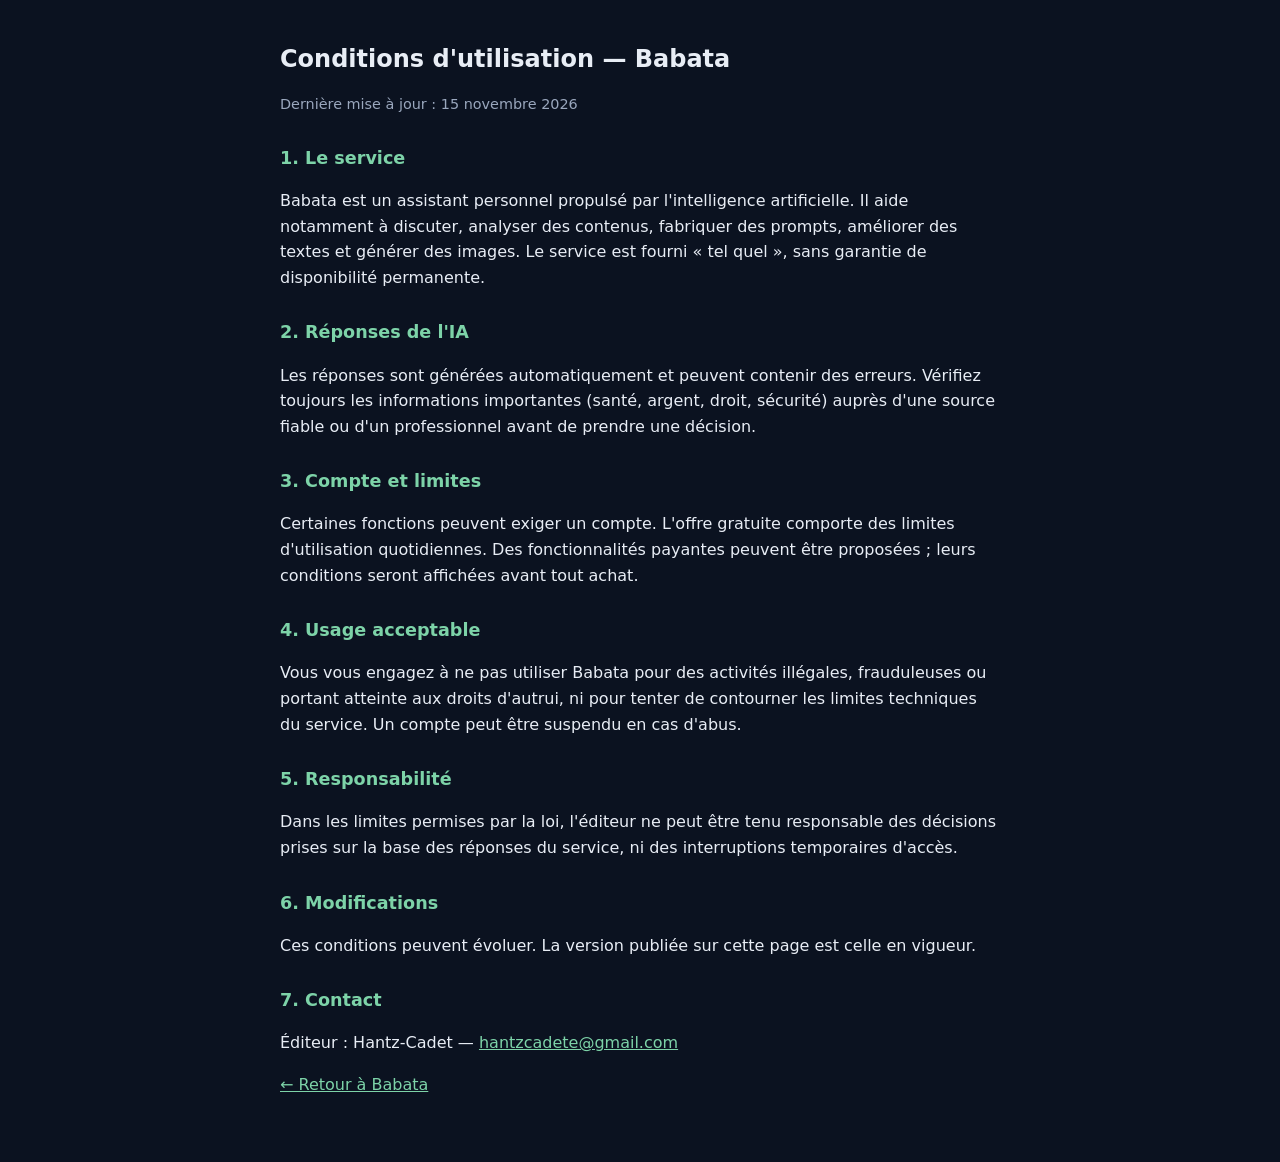
<file: conditions.html>
<!DOCTYPE html>
<html lang="fr">
<head>
<meta charset="UTF-8">
<meta name="viewport" content="width=device-width, initial-scale=1.0">
<title>Babata — Conditions d'utilisation</title>
<style>
  body { font-family: system-ui, -apple-system, sans-serif; background:#0b1220; color:#e8edf5; margin:0; padding:24px 18px 48px; line-height:1.6; }
  main { max-width: 720px; margin: 0 auto; }
  h1 { font-size: 1.5rem; margin-bottom: 4px; }
  h2 { font-size: 1.1rem; margin-top: 28px; color:#7dd3a8; }
  .date { color:#9aa7bd; font-size:.9rem; }
  a { color:#7dd3a8; }
</style>
</head>
<body>
<main>
<h1>Conditions d'utilisation — Babata</h1>
<p class="date">Dernière mise à jour : 15 novembre 2026</p>

<h2>1. Le service</h2>
<p>Babata est un assistant personnel propulsé par l'intelligence artificielle. Il aide notamment à discuter, analyser des contenus, fabriquer des prompts, améliorer des textes et générer des images. Le service est fourni « tel quel », sans garantie de disponibilité permanente.</p>

<h2>2. Réponses de l'IA</h2>
<p>Les réponses sont générées automatiquement et peuvent contenir des erreurs. Vérifiez toujours les informations importantes (santé, argent, droit, sécurité) auprès d'une source fiable ou d'un professionnel avant de prendre une décision.</p>

<h2>3. Compte et limites</h2>
<p>Certaines fonctions peuvent exiger un compte. L'offre gratuite comporte des limites d'utilisation quotidiennes. Des fonctionnalités payantes peuvent être proposées ; leurs conditions seront affichées avant tout achat.</p>

<h2>4. Usage acceptable</h2>
<p>Vous vous engagez à ne pas utiliser Babata pour des activités illégales, frauduleuses ou portant atteinte aux droits d'autrui, ni pour tenter de contourner les limites techniques du service. Un compte peut être suspendu en cas d'abus.</p>

<h2>5. Responsabilité</h2>
<p>Dans les limites permises par la loi, l'éditeur ne peut être tenu responsable des décisions prises sur la base des réponses du service, ni des interruptions temporaires d'accès.</p>

<h2>6. Modifications</h2>
<p>Ces conditions peuvent évoluer. La version publiée sur cette page est celle en vigueur.</p>

<h2>7. Contact</h2>
<p>Éditeur : Hantz-Cadet — <a href="mailto:hantzcadete@gmail.com">hantzcadete@gmail.com</a></p>

<p><a href="./">← Retour à Babata</a></p>
</main>
</body>
</html>
</file>
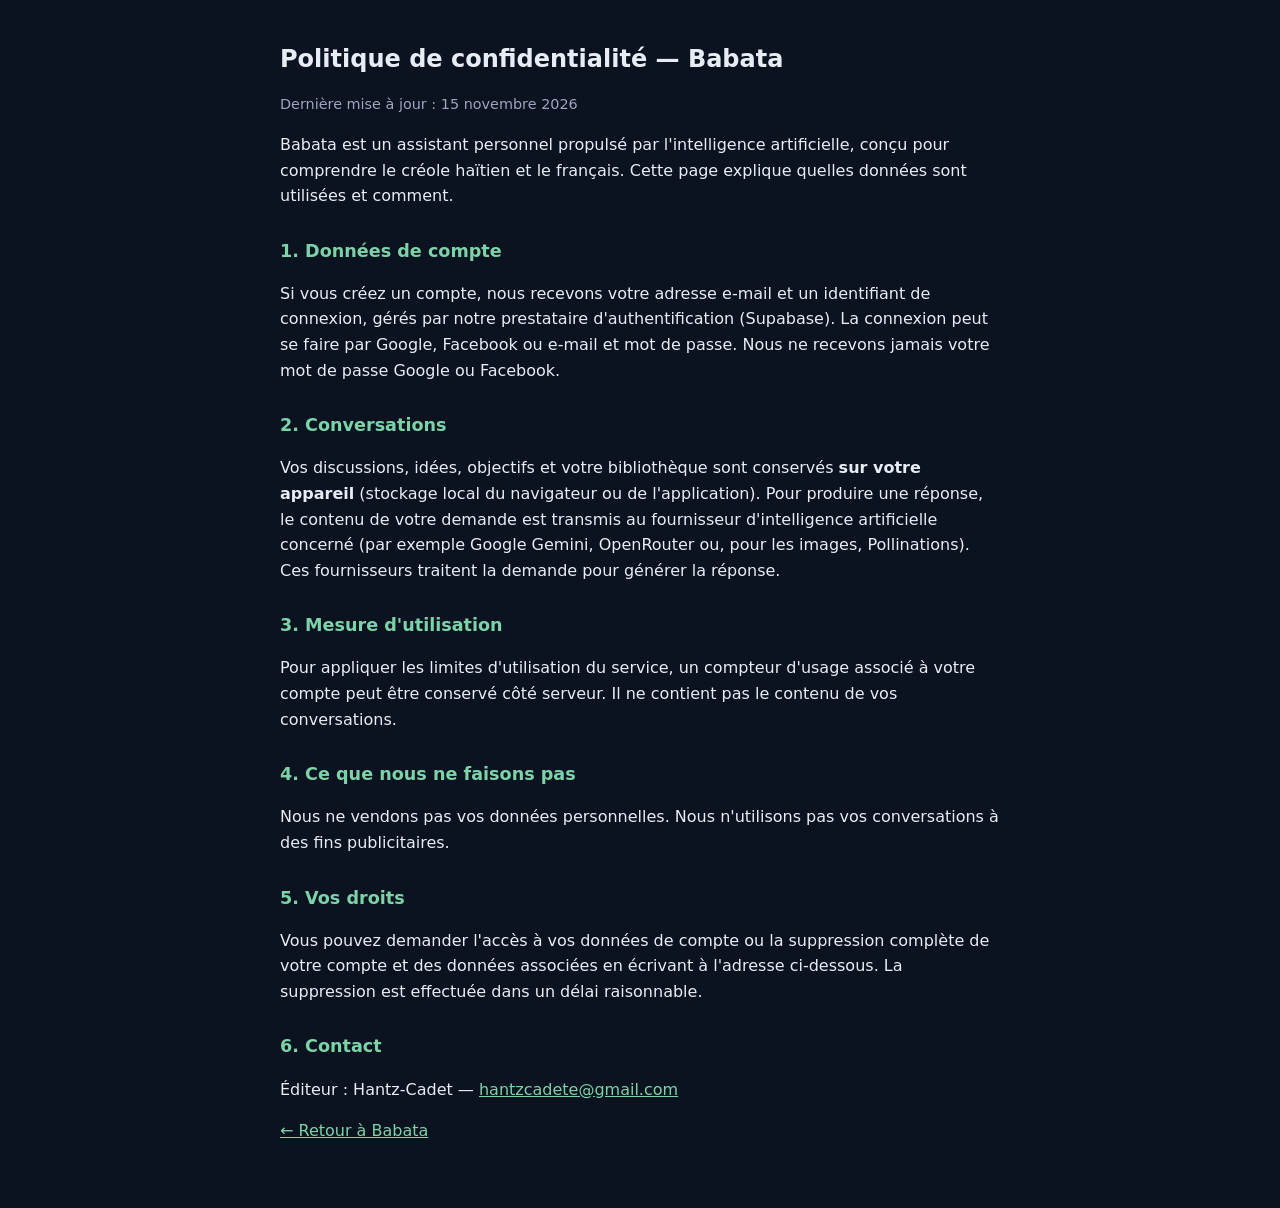
<file: confidentialite.html>
<!DOCTYPE html>
<html lang="fr">
<head>
<meta charset="UTF-8">
<meta name="viewport" content="width=device-width, initial-scale=1.0">
<title>Babata — Politique de confidentialité</title>
<style>
  body { font-family: system-ui, -apple-system, sans-serif; background:#0b1220; color:#e8edf5; margin:0; padding:24px 18px 48px; line-height:1.6; }
  main { max-width: 720px; margin: 0 auto; }
  h1 { font-size: 1.5rem; margin-bottom: 4px; }
  h2 { font-size: 1.1rem; margin-top: 28px; color:#7dd3a8; }
  .date { color:#9aa7bd; font-size:.9rem; }
  a { color:#7dd3a8; }
</style>
</head>
<body>
<main>
<h1>Politique de confidentialité — Babata</h1>
<p class="date">Dernière mise à jour : 15 novembre 2026</p>

<p>Babata est un assistant personnel propulsé par l'intelligence artificielle, conçu pour comprendre le créole haïtien et le français. Cette page explique quelles données sont utilisées et comment.</p>

<h2>1. Données de compte</h2>
<p>Si vous créez un compte, nous recevons votre adresse e-mail et un identifiant de connexion, gérés par notre prestataire d'authentification (Supabase). La connexion peut se faire par Google, Facebook ou e-mail et mot de passe. Nous ne recevons jamais votre mot de passe Google ou Facebook.</p>

<h2>2. Conversations</h2>
<p>Vos discussions, idées, objectifs et votre bibliothèque sont conservés <strong>sur votre appareil</strong> (stockage local du navigateur ou de l'application). Pour produire une réponse, le contenu de votre demande est transmis au fournisseur d'intelligence artificielle concerné (par exemple Google Gemini, OpenRouter ou, pour les images, Pollinations). Ces fournisseurs traitent la demande pour générer la réponse.</p>

<h2>3. Mesure d'utilisation</h2>
<p>Pour appliquer les limites d'utilisation du service, un compteur d'usage associé à votre compte peut être conservé côté serveur. Il ne contient pas le contenu de vos conversations.</p>

<h2>4. Ce que nous ne faisons pas</h2>
<p>Nous ne vendons pas vos données personnelles. Nous n'utilisons pas vos conversations à des fins publicitaires.</p>

<h2>5. Vos droits</h2>
<p>Vous pouvez demander l'accès à vos données de compte ou la suppression complète de votre compte et des données associées en écrivant à l'adresse ci-dessous. La suppression est effectuée dans un délai raisonnable.</p>

<h2>6. Contact</h2>
<p>Éditeur : Hantz-Cadet — <a href="mailto:hantzcadete@gmail.com">hantzcadete@gmail.com</a></p>

<p><a href="./">← Retour à Babata</a></p>
</main>
</body>
</html>
</file>
